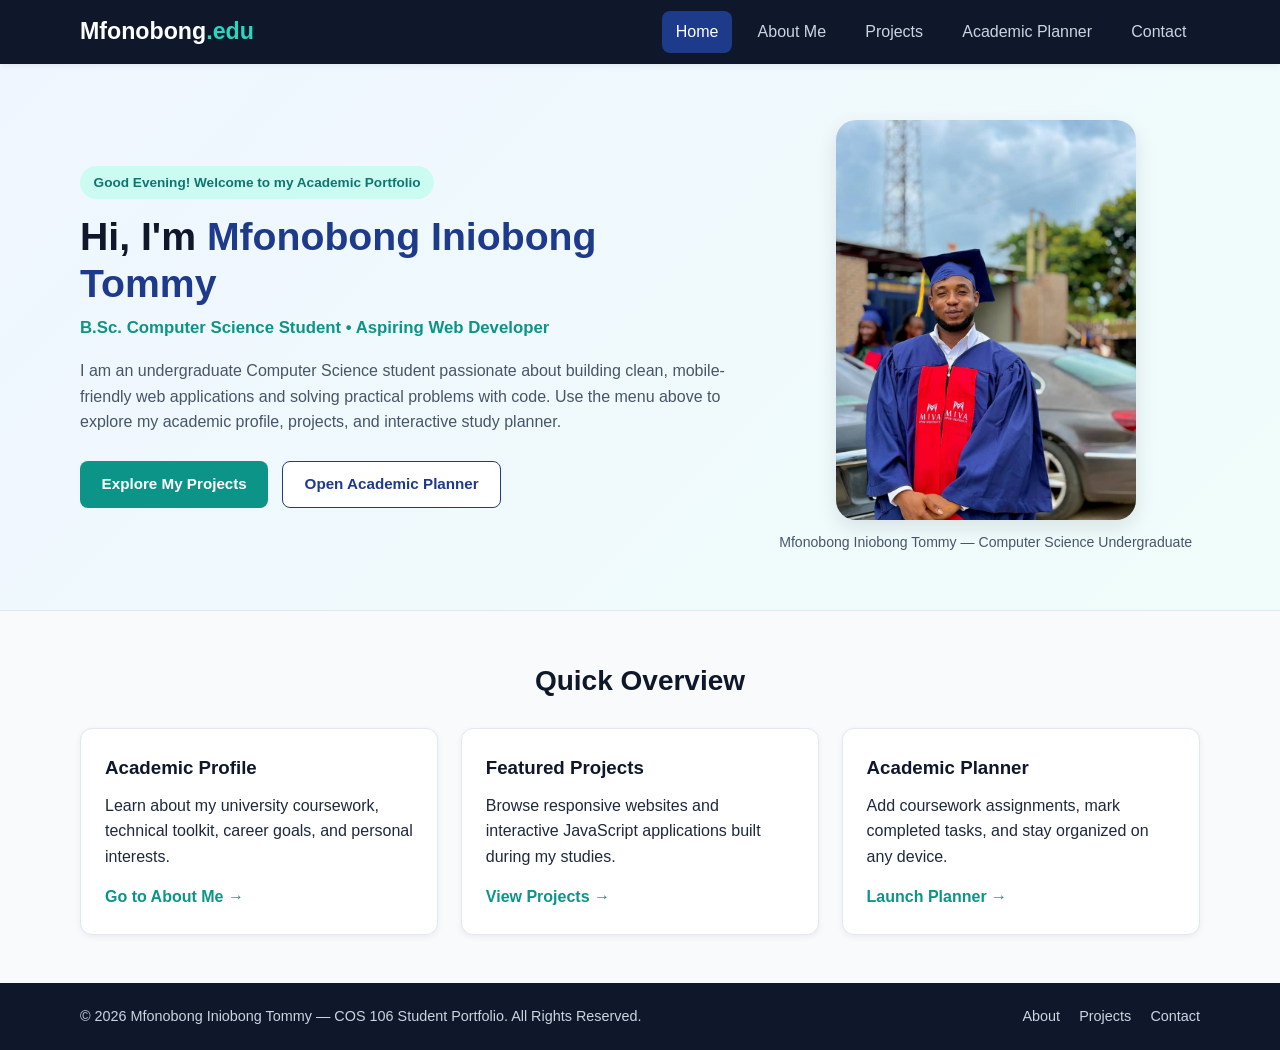
<file: index.html>
<!DOCTYPE html>
<html lang="en">
<head>
  <meta charset="UTF-8">
  <meta name="viewport" content="width=device-width, initial-scale=1.0">
  <title>Mfonobong Iniobong Tommy | Student Portfolio &amp; Academic Portal</title>
  <link rel="stylesheet" href="css/style.css">
</head>
<body>
  <header class="site-header">
    <div class="container nav-container">
      <a href="index.html" class="logo">Mfonobong<span>.edu</span></a>
      <button class="menu-toggle" id="menuToggle" aria-label="Toggle navigation" aria-expanded="false">
        &#9776;
      </button>
      <nav class="site-nav" id="siteNav" aria-label="Main Navigation">
        <ul>
          <li><a href="index.html" class="active">Home</a></li>
          <li><a href="about.html">About Me</a></li>
          <li><a href="projects.html">Projects</a></li>
          <li><a href="planner.html">Academic Planner</a></li>
          <li><a href="contact.html">Contact</a></li>
        </ul>
      </nav>
    </div>
  </header>

  <main>
    <section class="hero">
      <div class="container hero-grid">
        <div class="hero-content fade-in">
          <p class="badge" id="dynamicGreeting">Welcome to my Academic Portfolio</p>
          <h1>Hi, I'm <span class="highlight">Mfonobong Iniobong Tommy</span></h1>
          <p class="subtitle">B.Sc. Computer Science Student &bull; Aspiring Web Developer</p>
          <p class="bio">
            I am an undergraduate Computer Science student passionate about building clean,
            mobile-friendly web applications and solving practical problems with code.
            Use the menu above to explore my academic profile, projects, and interactive study planner.
          </p>
          <div class="hero-actions">
            <a href="projects.html" class="btn btn-primary">Explore My Projects</a>
            <a href="planner.html" class="btn btn-secondary">Open Academic Planner</a>
          </div>
        </div>

        <figure class="hero-image fade-in">
          <img src="images/profile.png" alt="Portrait photograph of Mfonobong Iniobong Tommy">
          <figcaption>Mfonobong Iniobong Tommy &mdash; Computer Science Undergraduate</figcaption>
        </figure>
      </div>
    </section>

    <section class="highlights section-padding">
      <div class="container">
        <h2 class="section-title">Quick Overview</h2>
        <div class="cards-grid">
          <article class="card">
            <h3>Academic Profile</h3>
            <p>Learn about my university coursework, technical toolkit, career goals, and personal interests.</p>
            <a href="about.html" class="card-link">Go to About Me &rarr;</a>
          </article>

          <article class="card">
            <h3>Featured Projects</h3>
            <p>Browse responsive websites and interactive JavaScript applications built during my studies.</p>
            <a href="projects.html" class="card-link">View Projects &rarr;</a>
          </article>

          <article class="card">
            <h3>Academic Planner</h3>
            <p>Add coursework assignments, mark completed tasks, and stay organized on any device.</p>
            <a href="planner.html" class="card-link">Launch Planner &rarr;</a>
          </article>
        </div>
      </div>
    </section>
  </main>

  <footer class="site-footer">
    <div class="container footer-content">
      <p>&copy; <span id="currentYear"></span> Mfonobong Iniobong Tommy &mdash; COS 106 Student Portfolio. All Rights Reserved.</p>
      <ul class="footer-links">
        <li><a href="about.html">About</a></li>
        <li><a href="projects.html">Projects</a></li>
        <li><a href="contact.html">Contact</a></li>
      </ul>
    </div>
  </footer>

  <script src="js/script.js"></script>
</body>
</html>
</file>
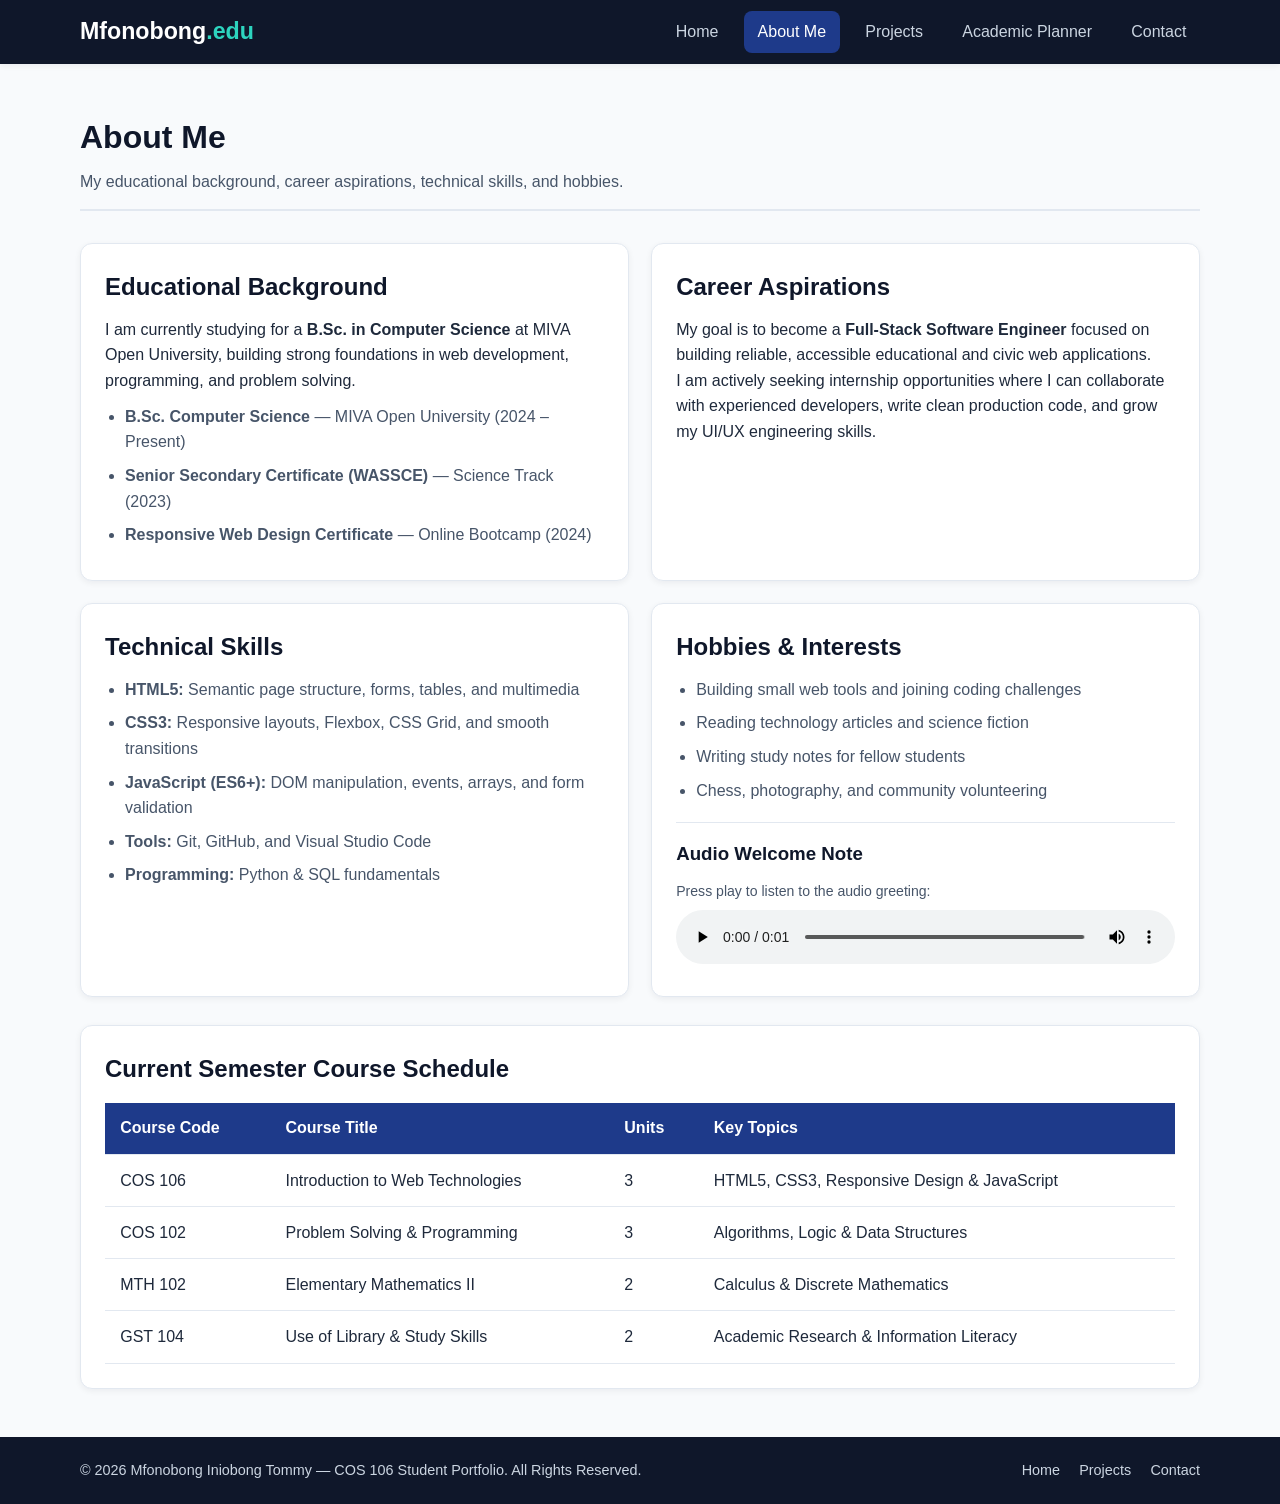
<file: about.html>
<!DOCTYPE html>
<html lang="en">
<head>
  <meta charset="UTF-8">
  <meta name="viewport" content="width=device-width, initial-scale=1.0">
  <title>About Me | Mfonobong Iniobong Tommy</title>
  <link rel="stylesheet" href="css/style.css">
</head>
<body>
  <header class="site-header">
    <div class="container nav-container">
      <a href="index.html" class="logo">Mfonobong<span>.edu</span></a>
      <button class="menu-toggle" id="menuToggle" aria-label="Toggle navigation" aria-expanded="false">
        &#9776;
      </button>
      <nav class="site-nav" id="siteNav" aria-label="Main Navigation">
        <ul>
          <li><a href="index.html">Home</a></li>
          <li><a href="about.html" class="active">About Me</a></li>
          <li><a href="projects.html">Projects</a></li>
          <li><a href="planner.html">Academic Planner</a></li>
          <li><a href="contact.html">Contact</a></li>
        </ul>
      </nav>
    </div>
  </header>

  <main class="section-padding">
    <div class="container">
      <header class="page-header fade-in">
        <h1>About Me</h1>
        <p>My educational background, career aspirations, technical skills, and hobbies.</p>
      </header>

      <div class="about-grid">
        <section class="card fade-in">
          <h2>Educational Background</h2>
          <p>
            I am currently studying for a <strong>B.Sc. in Computer Science</strong> at MIVA Open University,
            building strong foundations in web development, programming, and problem solving.
          </p>
          <ul class="styled-list">
            <li><strong>B.Sc. Computer Science</strong> &mdash; MIVA Open University (2024 &ndash; Present)</li>
            <li><strong>Senior Secondary Certificate (WASSCE)</strong> &mdash; Science Track (2023)</li>
            <li><strong>Responsive Web Design Certificate</strong> &mdash; Online Bootcamp (2024)</li>
          </ul>
        </section>

        <section class="card fade-in">
          <h2>Career Aspirations</h2>
          <p>
            My goal is to become a <strong>Full-Stack Software Engineer</strong> focused on building reliable,
            accessible educational and civic web applications.
          </p>
          <p>
            I am actively seeking internship opportunities where I can collaborate with experienced developers,
            write clean production code, and grow my UI/UX engineering skills.
          </p>
        </section>

        <section class="card fade-in">
          <h2>Technical Skills</h2>
          <ul class="skills-list">
            <li><strong>HTML5:</strong> Semantic page structure, forms, tables, and multimedia</li>
            <li><strong>CSS3:</strong> Responsive layouts, Flexbox, CSS Grid, and smooth transitions</li>
            <li><strong>JavaScript (ES6+):</strong> DOM manipulation, events, arrays, and form validation</li>
            <li><strong>Tools:</strong> Git, GitHub, and Visual Studio Code</li>
            <li><strong>Programming:</strong> Python &amp; SQL fundamentals</li>
          </ul>
        </section>

        <section class="card fade-in">
          <h2>Hobbies &amp; Interests</h2>
          <ul class="styled-list">
            <li>Building small web tools and joining coding challenges</li>
            <li>Reading technology articles and science fiction</li>
            <li>Writing study notes for fellow students</li>
            <li>Chess, photography, and community volunteering</li>
          </ul>

          <div class="multimedia-box">
            <h3>Audio Welcome Note</h3>
            <p class="small-text">Press play to listen to the audio greeting:</p>
            <audio controls>
              <source src="media/intro.wav" type="audio/wav">
              Your browser does not support the HTML5 audio player.
            </audio>
          </div>
        </section>
      </div>

      <section class="card table-section fade-in">
        <h2>Current Semester Course Schedule</h2>
        <div class="table-responsive">
          <table class="academic-table">
            <thead>
              <tr>
                <th>Course Code</th>
                <th>Course Title</th>
                <th>Units</th>
                <th>Key Topics</th>
              </tr>
            </thead>
            <tbody>
              <tr>
                <td>COS 106</td>
                <td>Introduction to Web Technologies</td>
                <td>3</td>
                <td>HTML5, CSS3, Responsive Design &amp; JavaScript</td>
              </tr>
              <tr>
                <td>COS 102</td>
                <td>Problem Solving &amp; Programming</td>
                <td>3</td>
                <td>Algorithms, Logic &amp; Data Structures</td>
              </tr>
              <tr>
                <td>MTH 102</td>
                <td>Elementary Mathematics II</td>
                <td>2</td>
                <td>Calculus &amp; Discrete Mathematics</td>
              </tr>
              <tr>
                <td>GST 104</td>
                <td>Use of Library &amp; Study Skills</td>
                <td>2</td>
                <td>Academic Research &amp; Information Literacy</td>
              </tr>
            </tbody>
          </table>
        </div>
      </section>
    </div>
  </main>

  <footer class="site-footer">
    <div class="container footer-content">
      <p>&copy; <span id="currentYear"></span> Mfonobong Iniobong Tommy &mdash; COS 106 Student Portfolio. All Rights Reserved.</p>
      <ul class="footer-links">
        <li><a href="index.html">Home</a></li>
        <li><a href="projects.html">Projects</a></li>
        <li><a href="contact.html">Contact</a></li>
      </ul>
    </div>
  </footer>

  <script src="js/script.js"></script>
</body>
</html>
</file>
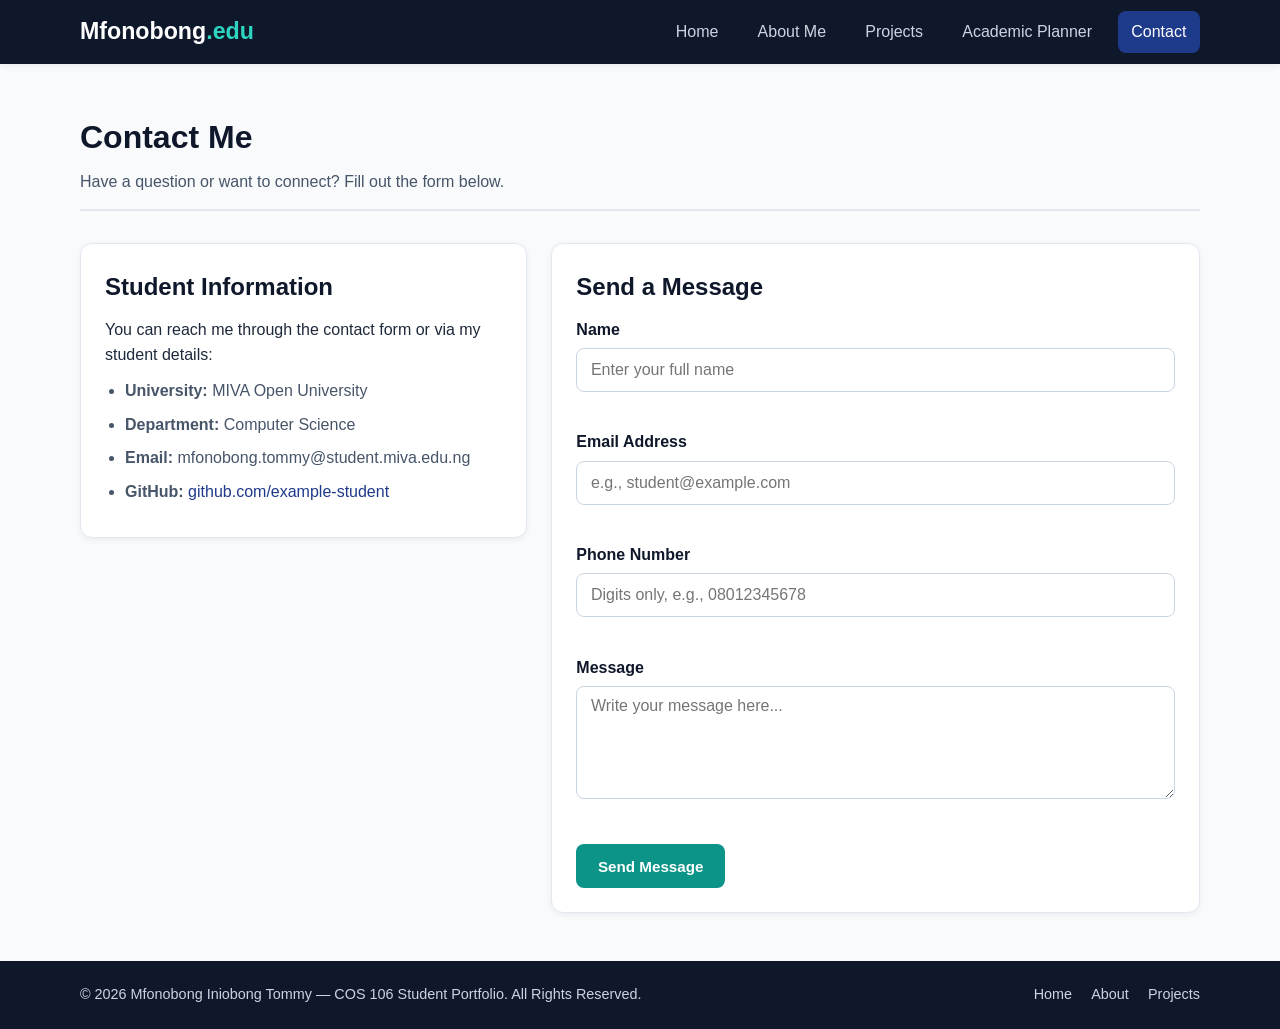
<file: contact.html>
<!DOCTYPE html>
<html lang="en">
<head>
  <meta charset="UTF-8">
  <meta name="viewport" content="width=device-width, initial-scale=1.0">
  <title>Contact Me | Mfonobong Iniobong Tommy</title>
  <link rel="stylesheet" href="css/style.css">
</head>
<body>
  <header class="site-header">
    <div class="container nav-container">
      <a href="index.html" class="logo">Mfonobong<span>.edu</span></a>
      <button class="menu-toggle" id="menuToggle" aria-label="Toggle navigation" aria-expanded="false">
        &#9776;
      </button>
      <nav class="site-nav" id="siteNav" aria-label="Main Navigation">
        <ul>
          <li><a href="index.html">Home</a></li>
          <li><a href="about.html">About Me</a></li>
          <li><a href="projects.html">Projects</a></li>
          <li><a href="planner.html">Academic Planner</a></li>
          <li><a href="contact.html" class="active">Contact</a></li>
        </ul>
      </nav>
    </div>
  </header>

  <main class="section-padding">
    <div class="container">
      <header class="page-header fade-in">
        <h1>Contact Me</h1>
        <p>Have a question or want to connect? Fill out the form below.</p>
      </header>

      <div class="contact-grid">
        <aside class="card contact-info fade-in">
          <h2>Student Information</h2>
          <p>You can reach me through the contact form or via my student details:</p>
          <ul class="styled-list">
            <li><strong>University:</strong> MIVA Open University</li>
            <li><strong>Department:</strong> Computer Science</li>
            <li><strong>Email:</strong> mfonobong.tommy@student.miva.edu.ng</li>
            <li><strong>GitHub:</strong> <a href="https://github.com/example-student" target="_blank" rel="noopener noreferrer">github.com/example-student</a></li>
          </ul>
        </aside>

        <section class="card contact-form-card fade-in">
          <h2>Send a Message</h2>
          <form id="contactForm" novalidate>
            <div class="form-group">
              <label for="fullName">Name</label>
              <input type="text" id="fullName" name="fullName" placeholder="Enter your full name">
              <small class="error-text" id="nameError"></small>
            </div>

            <div class="form-group">
              <label for="emailAddress">Email Address</label>
              <input type="email" id="emailAddress" name="emailAddress" placeholder="e.g., student@example.com">
              <small class="error-text" id="emailError"></small>
            </div>

            <div class="form-group">
              <label for="phoneNumber">Phone Number</label>
              <input type="tel" id="phoneNumber" name="phoneNumber" inputmode="numeric" placeholder="Digits only, e.g., 08012345678">
              <small class="error-text" id="phoneError"></small>
            </div>

            <div class="form-group">
              <label for="messageText">Message</label>
              <textarea id="messageText" name="messageText" rows="5" placeholder="Write your message here..."></textarea>
              <small class="error-text" id="messageError"></small>
            </div>

            <button type="submit" class="btn btn-primary">Send Message</button>
            <div id="formSuccessMessage" class="success-banner" role="status" aria-live="polite"></div>
          </form>
        </section>
      </div>
    </div>
  </main>

  <footer class="site-footer">
    <div class="container footer-content">
      <p>&copy; <span id="currentYear"></span> Mfonobong Iniobong Tommy &mdash; COS 106 Student Portfolio. All Rights Reserved.</p>
      <ul class="footer-links">
        <li><a href="index.html">Home</a></li>
        <li><a href="about.html">About</a></li>
        <li><a href="projects.html">Projects</a></li>
      </ul>
    </div>
  </footer>

  <script src="js/script.js"></script>
</body>
</html>
</file>
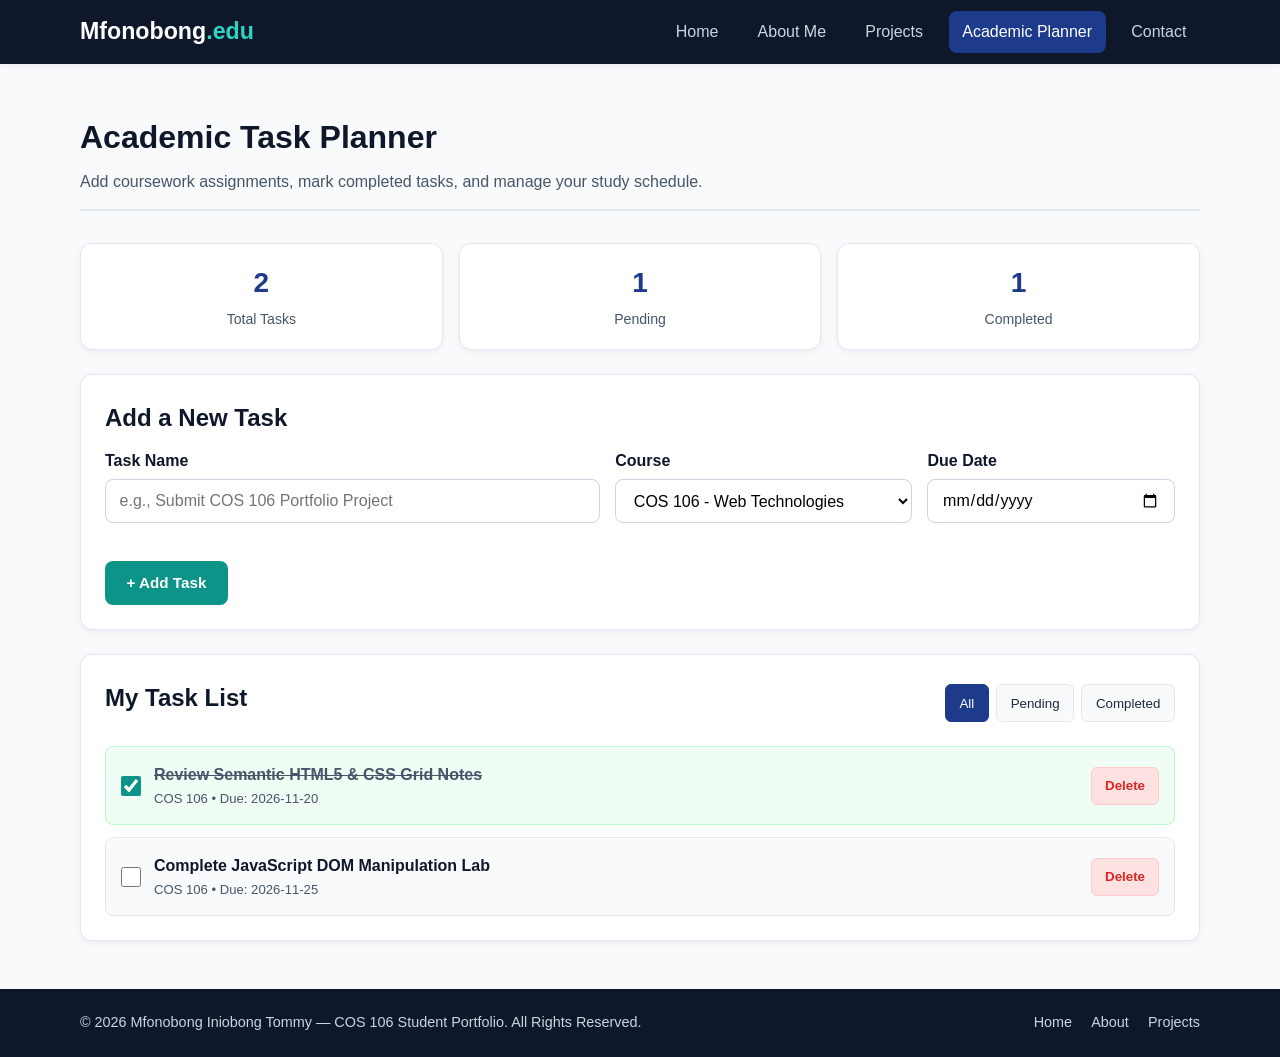
<file: planner.html>
<!DOCTYPE html>
<html lang="en">
<head>
  <meta charset="UTF-8">
  <meta name="viewport" content="width=device-width, initial-scale=1.0">
  <title>Academic Planner | Mfonobong Iniobong Tommy</title>
  <link rel="stylesheet" href="css/style.css">
</head>
<body>
  <header class="site-header">
    <div class="container nav-container">
      <a href="index.html" class="logo">Mfonobong<span>.edu</span></a>
      <button class="menu-toggle" id="menuToggle" aria-label="Toggle navigation" aria-expanded="false">
        &#9776;
      </button>
      <nav class="site-nav" id="siteNav" aria-label="Main Navigation">
        <ul>
          <li><a href="index.html">Home</a></li>
          <li><a href="about.html">About Me</a></li>
          <li><a href="projects.html">Projects</a></li>
          <li><a href="planner.html" class="active">Academic Planner</a></li>
          <li><a href="contact.html">Contact</a></li>
        </ul>
      </nav>
    </div>
  </header>

  <main class="section-padding">
    <div class="container">
      <header class="page-header fade-in">
        <h1>Academic Task Planner</h1>
        <p>Add coursework assignments, mark completed tasks, and manage your study schedule.</p>
      </header>

      <div class="planner-stats fade-in">
        <div class="stat-box">
          <span class="stat-number" id="totalTasksCount">0</span>
          <span class="stat-label">Total Tasks</span>
        </div>
        <div class="stat-box">
          <span class="stat-number" id="pendingTasksCount">0</span>
          <span class="stat-label">Pending</span>
        </div>
        <div class="stat-box">
          <span class="stat-number" id="completedTasksCount">0</span>
          <span class="stat-label">Completed</span>
        </div>
      </div>

      <section class="card planner-card fade-in">
        <h2>Add a New Task</h2>
        <form id="taskForm" class="task-form" novalidate>
          <div class="form-row">
            <div class="form-group">
              <label for="taskTitle">Task Name</label>
              <input type="text" id="taskTitle" placeholder="e.g., Submit COS 106 Portfolio Project">
            </div>
            <div class="form-group">
              <label for="taskCourse">Course</label>
              <select id="taskCourse">
                <option value="COS 106">COS 106 - Web Technologies</option>
                <option value="COS 102">COS 102 - Programming</option>
                <option value="MTH 102">MTH 102 - Mathematics II</option>
                <option value="GST 104">GST 104 - Study Skills</option>
                <option value="General">General Study</option>
              </select>
            </div>
            <div class="form-group">
              <label for="taskDueDate">Due Date</label>
              <input type="date" id="taskDueDate">
            </div>
          </div>
          <p class="error-text" id="taskError" aria-live="polite"></p>
          <button type="submit" class="btn btn-primary">+ Add Task</button>
        </form>
      </section>

      <section class="card planner-list-card fade-in">
        <div class="list-header">
          <h2>My Task List</h2>
          <div class="filter-buttons" role="group" aria-label="Filter tasks">
            <button type="button" class="filter-btn active" data-filter="all">All</button>
            <button type="button" class="filter-btn" data-filter="pending">Pending</button>
            <button type="button" class="filter-btn" data-filter="completed">Completed</button>
          </div>
        </div>

        <ul id="taskList" class="task-list"></ul>
        <p id="emptyTaskMessage" class="empty-state">No tasks in this view. Add a new task above!</p>
      </section>
    </div>
  </main>

  <footer class="site-footer">
    <div class="container footer-content">
      <p>&copy; <span id="currentYear"></span> Mfonobong Iniobong Tommy &mdash; COS 106 Student Portfolio. All Rights Reserved.</p>
      <ul class="footer-links">
        <li><a href="index.html">Home</a></li>
        <li><a href="about.html">About</a></li>
        <li><a href="projects.html">Projects</a></li>
      </ul>
    </div>
  </footer>

  <script src="js/script.js"></script>
</body>
</html>
</file>
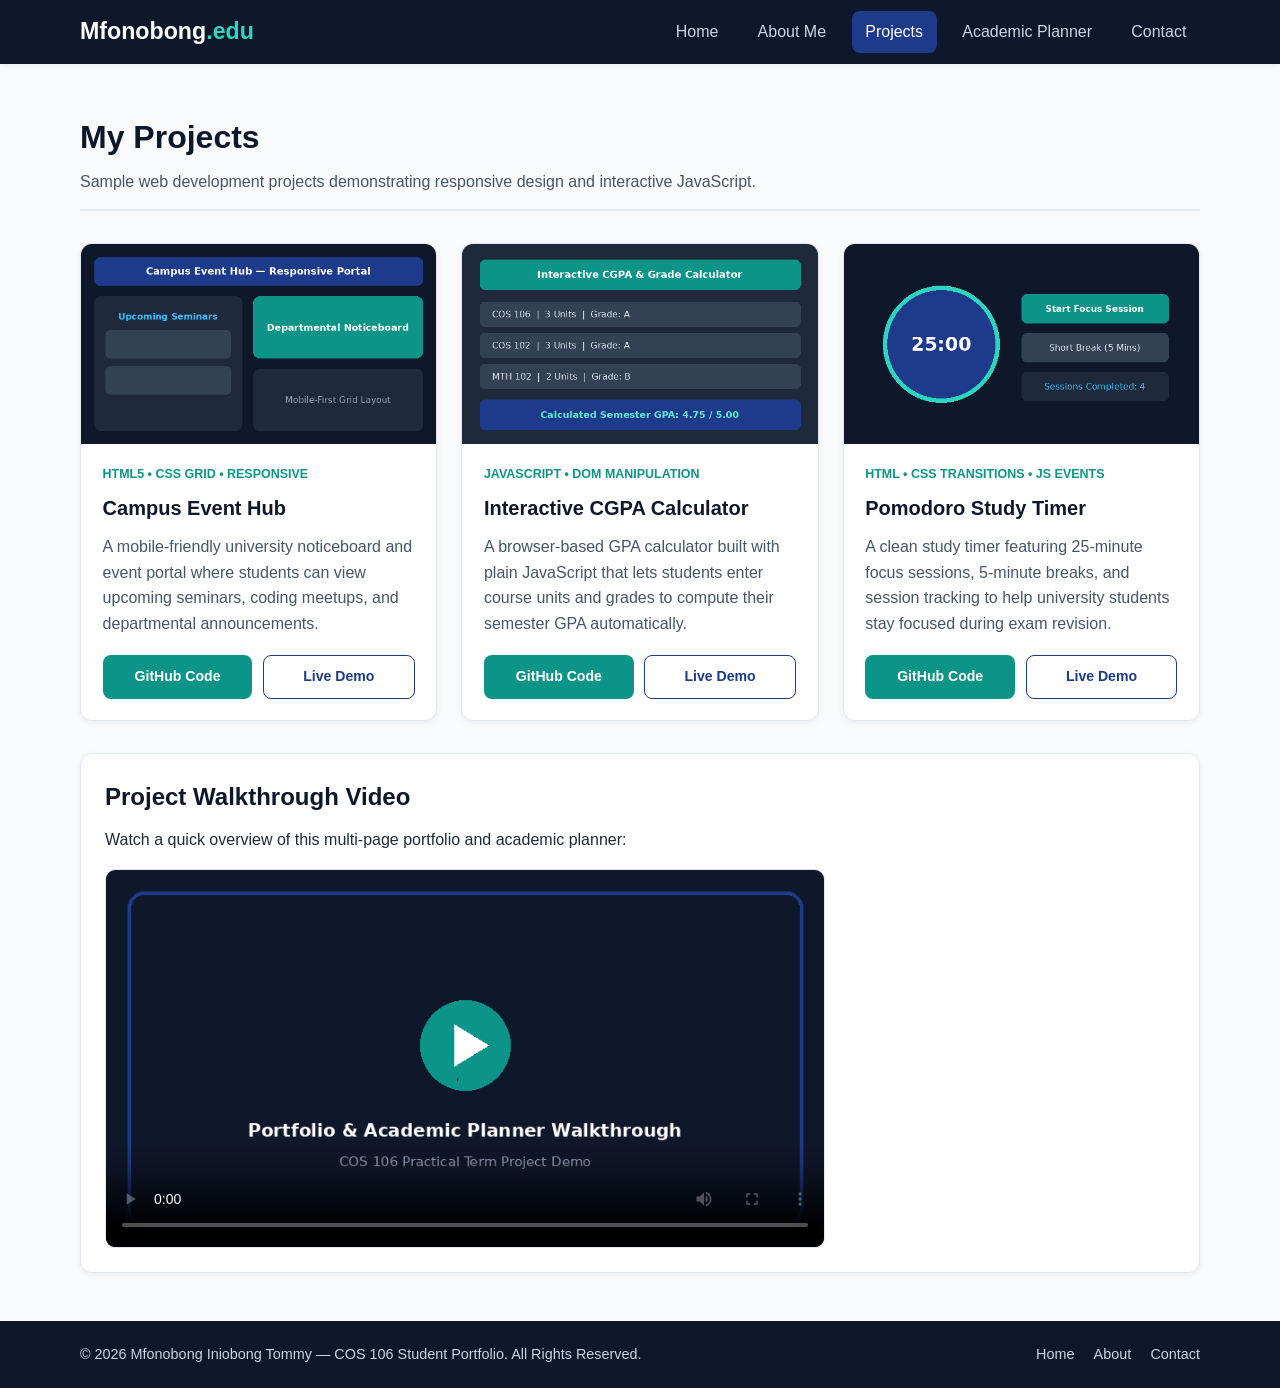
<file: projects.html>
<!DOCTYPE html>
<html lang="en">
<head>
  <meta charset="UTF-8">
  <meta name="viewport" content="width=device-width, initial-scale=1.0">
  <title>Projects | Mfonobong Iniobong Tommy</title>
  <link rel="stylesheet" href="css/style.css">
</head>
<body>
  <header class="site-header">
    <div class="container nav-container">
      <a href="index.html" class="logo">Mfonobong<span>.edu</span></a>
      <button class="menu-toggle" id="menuToggle" aria-label="Toggle navigation" aria-expanded="false">
        &#9776;
      </button>
      <nav class="site-nav" id="siteNav" aria-label="Main Navigation">
        <ul>
          <li><a href="index.html">Home</a></li>
          <li><a href="about.html">About Me</a></li>
          <li><a href="projects.html" class="active">Projects</a></li>
          <li><a href="planner.html">Academic Planner</a></li>
          <li><a href="contact.html">Contact</a></li>
        </ul>
      </nav>
    </div>
  </header>

  <main class="section-padding">
    <div class="container">
      <header class="page-header fade-in">
        <h1>My Projects</h1>
        <p>Sample web development projects demonstrating responsive design and interactive JavaScript.</p>
      </header>

      <section class="projects-grid">
        <article class="project-card fade-in">
          <img src="images/project1.png" alt="Screenshot of Campus Event Hub project">
          <div class="project-body">
            <span class="project-tag">HTML5 &bull; CSS Grid &bull; Responsive</span>
            <h2>Campus Event Hub</h2>
            <p>
              A mobile-friendly university noticeboard and event portal where students can view upcoming
              seminars, coding meetups, and departmental announcements.
            </p>
            <div class="project-links">
              <a href="https://github.com/example-student/campus-event-hub" target="_blank" rel="noopener noreferrer" class="btn btn-primary">GitHub Code</a>
              <a href="https://example-student.github.io/campus-event-hub" target="_blank" rel="noopener noreferrer" class="btn btn-secondary">Live Demo</a>
            </div>
          </div>
        </article>

        <article class="project-card fade-in">
          <img src="images/project2.png" alt="Screenshot of Interactive CGPA Calculator project">
          <div class="project-body">
            <span class="project-tag">JavaScript &bull; DOM Manipulation</span>
            <h2>Interactive CGPA Calculator</h2>
            <p>
              A browser-based GPA calculator built with plain JavaScript that lets students enter course
              units and grades to compute their semester GPA automatically.
            </p>
            <div class="project-links">
              <a href="https://github.com/example-student/cgpa-calculator" target="_blank" rel="noopener noreferrer" class="btn btn-primary">GitHub Code</a>
              <a href="https://example-student.github.io/cgpa-calculator" target="_blank" rel="noopener noreferrer" class="btn btn-secondary">Live Demo</a>
            </div>
          </div>
        </article>

        <article class="project-card fade-in">
          <img src="images/project3.png" alt="Screenshot of Pomodoro Study Timer project">
          <div class="project-body">
            <span class="project-tag">HTML &bull; CSS Transitions &bull; JS Events</span>
            <h2>Pomodoro Study Timer</h2>
            <p>
              A clean study timer featuring 25-minute focus sessions, 5-minute breaks, and session tracking
              to help university students stay focused during exam revision.
            </p>
            <div class="project-links">
              <a href="https://github.com/example-student/pomodoro-study-timer" target="_blank" rel="noopener noreferrer" class="btn btn-primary">GitHub Code</a>
              <a href="https://example-student.github.io/pomodoro-study-timer" target="_blank" rel="noopener noreferrer" class="btn btn-secondary">Live Demo</a>
            </div>
          </div>
        </article>
      </section>

      <section class="card multimedia-section fade-in">
        <h2>Project Walkthrough Video</h2>
        <p>Watch a quick overview of this multi-page portfolio and academic planner:</p>
        <video controls class="demo-video" poster="images/video-poster.png">
          <source src="media/project-demo.mp4" type="video/mp4">
          Your browser does not support the HTML5 video element.
        </video>
      </section>
    </div>
  </main>

  <footer class="site-footer">
    <div class="container footer-content">
      <p>&copy; <span id="currentYear"></span> Mfonobong Iniobong Tommy &mdash; COS 106 Student Portfolio. All Rights Reserved.</p>
      <ul class="footer-links">
        <li><a href="index.html">Home</a></li>
        <li><a href="about.html">About</a></li>
        <li><a href="contact.html">Contact</a></li>
      </ul>
    </div>
  </footer>

  <script src="js/script.js"></script>
</body>
</html>
</file>
<file: css/style.css>
/* =========================================================
   Clean, Simple & Mobile-First Stylesheet (css/style.css)
   ========================================================= */
:root {
  --primary: #1e3a8a;
  --primary-dark: #0f172a;
  --accent: #0d9488;
  --accent-hover: #0f766e;
  --bg: #f8fafc;
  --surface: #ffffff;
  --text: #1e293b;
  --text-muted: #475569;
  --border: #e2e8f0;
  --danger: #dc2626;
  --success: #15803d;
  --shadow-sm: 0 2px 6px rgba(15, 23, 42, 0.06);
  --shadow-md: 0 8px 20px rgba(15, 23, 42, 0.1);
  --radius: 12px;
  --transition: all 0.25s ease;
}

* {
  box-sizing: border-box;
  margin: 0;
  padding: 0;
}

html {
  scroll-behavior: smooth;
}

body {
  font-family: -apple-system, BlinkMacSystemFont, "Segoe UI", Roboto, Helvetica, Arial, sans-serif;
  background-color: var(--bg);
  color: var(--text);
  line-height: 1.6;
  display: flex;
  flex-direction: column;
  min-height: 100vh;
}

main {
  flex: 1;
}

img,
video {
  max-width: 100%;
  height: auto;
  display: block;
}

a {
  color: var(--primary);
  text-decoration: none;
  transition: var(--transition);
}

.container {
  width: 92%;
  max-width: 1120px;
  margin: 0 auto;
}

.section-padding {
  padding: 3rem 0;
}

/* =========================================================
   Subtle Fade-In Animation
   ========================================================= */
@keyframes fadeInUp {
  from {
    opacity: 0;
    transform: translateY(12px);
  }
  to {
    opacity: 1;
    transform: translateY(0);
  }
}

.fade-in {
  animation: fadeInUp 0.45s ease forwards;
}

/* =========================================================
   Header & Mobile-Friendly Navigation
   ========================================================= */
.site-header {
  background-color: var(--primary-dark);
  color: #ffffff;
  position: sticky;
  top: 0;
  z-index: 1000;
  box-shadow: var(--shadow-sm);
}

.nav-container {
  display: flex;
  justify-content: space-between;
  align-items: center;
  min-height: 64px;
}

.logo {
  font-size: 1.45rem;
  font-weight: 700;
  color: #ffffff;
}

.logo span {
  color: #2dd4bf;
}

.site-nav ul {
  list-style: none;
  display: flex;
  gap: 0.75rem;
}

.site-nav a {
  display: inline-block;
  color: #cbd5e1;
  font-weight: 500;
  padding: 0.5rem 0.85rem;
  border-radius: 8px;
}

.site-nav a:hover,
.site-nav a.active {
  color: #ffffff;
  background-color: var(--primary);
}

.menu-toggle {
  display: none;
  background: transparent;
  border: 1px solid #475569;
  color: #ffffff;
  font-size: 1.4rem;
  min-width: 44px;
  min-height: 44px;
  border-radius: 8px;
  cursor: pointer;
}

/* =========================================================
   Touch-Friendly Buttons
   ========================================================= */
.btn {
  display: inline-flex;
  align-items: center;
  justify-content: center;
  min-height: 44px;
  padding: 0.65rem 1.35rem;
  border-radius: 8px;
  font-weight: 600;
  font-size: 0.95rem;
  cursor: pointer;
  border: none;
  transition: var(--transition);
}

.btn-primary {
  background-color: var(--accent);
  color: #ffffff;
}

.btn-primary:hover {
  background-color: var(--accent-hover);
  transform: translateY(-2px);
}

.btn-secondary {
  background-color: var(--surface);
  color: var(--primary);
  border: 1px solid var(--primary);
}

.btn-secondary:hover {
  background-color: var(--primary);
  color: #ffffff;
  transform: translateY(-2px);
}

/* =========================================================
   Homepage Hero Section
   ========================================================= */
.hero {
  background: linear-gradient(135deg, #eff6ff 0%, #f0fdfa 100%);
  padding: 3.5rem 0;
  border-bottom: 1px solid var(--border);
}

.hero-grid {
  display: grid;
  grid-template-columns: 1.3fr 0.85fr;
  gap: 2.25rem;
  align-items: center;
}

.badge {
  display: inline-block;
  background-color: #ccfbf1;
  color: #0f766e;
  font-weight: 600;
  font-size: 0.85rem;
  padding: 0.35rem 0.85rem;
  border-radius: 999px;
  margin-bottom: 0.9rem;
}

.hero-content h1 {
  font-size: 2.45rem;
  line-height: 1.2;
  color: var(--primary-dark);
  margin-bottom: 0.5rem;
}

.hero-content .highlight {
  color: var(--primary);
}

.subtitle {
  font-size: 1.05rem;
  font-weight: 600;
  color: var(--accent);
  margin-bottom: 1rem;
}

.bio {
  color: var(--text-muted);
  margin-bottom: 1.6rem;
}

.hero-actions {
  display: flex;
  flex-wrap: wrap;
  gap: 0.85rem;
}

.hero-image {
  text-align: center;
}

.hero-image img {
  width: 100%;
  max-width: 300px;
  margin: 0 auto;
  border-radius: 20px;
  box-shadow: var(--shadow-md);
}

.hero-image figcaption {
  margin-top: 0.7rem;
  font-size: 0.88rem;
  color: var(--text-muted);
}

/* =========================================================
   Cards & Shared Grids
   ========================================================= */
.section-title {
  font-size: 1.75rem;
  color: var(--primary-dark);
  margin-bottom: 1.5rem;
  text-align: center;
}

.page-header {
  margin-bottom: 2rem;
  border-bottom: 2px solid var(--border);
  padding-bottom: 0.9rem;
}

.page-header h1 {
  font-size: 2rem;
  color: var(--primary-dark);
  margin-bottom: 0.35rem;
}

.page-header p {
  color: var(--text-muted);
}

.cards-grid {
  display: grid;
  grid-template-columns: repeat(3, 1fr);
  gap: 1.4rem;
}

.card {
  background-color: var(--surface);
  border: 1px solid var(--border);
  border-radius: var(--radius);
  padding: 1.5rem;
  box-shadow: var(--shadow-sm);
  transition: var(--transition);
}

.card:hover {
  box-shadow: var(--shadow-md);
  transform: translateY(-2px);
}

.card h2,
.card h3 {
  color: var(--primary-dark);
  margin-bottom: 0.65rem;
}

.card-link {
  display: inline-block;
  margin-top: 0.9rem;
  font-weight: 600;
  color: var(--accent);
}

.card-link:hover {
  color: var(--primary);
}

/* =========================================================
   About Page & Responsive Table
   ========================================================= */
.about-grid {
  display: grid;
  grid-template-columns: repeat(2, 1fr);
  gap: 1.4rem;
  margin-bottom: 1.75rem;
}

.styled-list,
.skills-list {
  margin-top: 0.65rem;
  padding-left: 1.25rem;
  color: var(--text-muted);
}

.styled-list li,
.skills-list li {
  margin-bottom: 0.5rem;
}

.multimedia-box {
  margin-top: 1.2rem;
  padding-top: 1rem;
  border-top: 1px solid var(--border);
}

.multimedia-box audio {
  width: 100%;
  margin-top: 0.5rem;
}

.small-text {
  font-size: 0.88rem;
  color: var(--text-muted);
}

.table-responsive {
  width: 100%;
  overflow-x: auto;
  margin-top: 0.9rem;
}

.academic-table {
  width: 100%;
  min-width: 560px;
  border-collapse: collapse;
  text-align: left;
}

.academic-table th,
.academic-table td {
  padding: 0.8rem 0.95rem;
  border-bottom: 1px solid var(--border);
}

.academic-table th {
  background-color: var(--primary);
  color: #ffffff;
}

.academic-table tbody tr:hover {
  background-color: #f1f5f9;
}

/* =========================================================
   Projects Page
   ========================================================= */
.projects-grid {
  display: grid;
  grid-template-columns: repeat(3, 1fr);
  gap: 1.5rem;
  margin-bottom: 2rem;
}

.project-card {
  background-color: var(--surface);
  border: 1px solid var(--border);
  border-radius: var(--radius);
  overflow: hidden;
  box-shadow: var(--shadow-sm);
  display: flex;
  flex-direction: column;
  transition: var(--transition);
}

.project-card:hover {
  transform: translateY(-3px);
  box-shadow: var(--shadow-md);
}

.project-body {
  padding: 1.35rem;
  display: flex;
  flex-direction: column;
  flex: 1;
}

.project-tag {
  font-size: 0.78rem;
  font-weight: 700;
  color: var(--accent);
  text-transform: uppercase;
  margin-bottom: 0.45rem;
}

.project-body h2 {
  font-size: 1.25rem;
  color: var(--primary-dark);
  margin-bottom: 0.6rem;
}

.project-body p {
  color: var(--text-muted);
  margin-bottom: 1.15rem;
  flex: 1;
}

.project-links {
  display: flex;
  flex-wrap: wrap;
  gap: 0.65rem;
}

.project-links .btn {
  flex: 1;
  min-width: 120px;
  padding: 0.55rem 0.9rem;
  font-size: 0.88rem;
}

.demo-video {
  width: 100%;
  max-width: 720px;
  margin-top: 1rem;
  border-radius: 10px;
  border: 1px solid var(--border);
}

/* =========================================================
   Academic Planner Page
   ========================================================= */
.planner-stats {
  display: grid;
  grid-template-columns: repeat(3, 1fr);
  gap: 1rem;
  margin-bottom: 1.5rem;
}

.stat-box {
  background-color: var(--surface);
  border: 1px solid var(--border);
  border-radius: var(--radius);
  padding: 1.1rem;
  text-align: center;
  box-shadow: var(--shadow-sm);
}

.stat-number {
  display: block;
  font-size: 1.75rem;
  font-weight: 700;
  color: var(--primary);
}

.stat-label {
  font-size: 0.88rem;
  color: var(--text-muted);
}

.planner-card {
  margin-bottom: 1.5rem;
}

.form-row {
  display: grid;
  grid-template-columns: 2fr 1.2fr 1fr;
  gap: 0.95rem;
}

.list-header {
  display: flex;
  justify-content: space-between;
  align-items: center;
  flex-wrap: wrap;
  gap: 0.85rem;
  margin-bottom: 1.15rem;
}

.filter-buttons {
  display: flex;
  gap: 0.45rem;
}

.filter-btn {
  min-height: 38px;
  padding: 0.35rem 0.85rem;
  border: 1px solid var(--border);
  background-color: var(--bg);
  color: var(--text);
  border-radius: 6px;
  cursor: pointer;
  font-weight: 500;
  transition: var(--transition);
}

.filter-btn.active,
.filter-btn:hover {
  background-color: var(--primary);
  color: #ffffff;
  border-color: var(--primary);
}

.task-list {
  list-style: none;
  display: flex;
  flex-direction: column;
  gap: 0.75rem;
}

.task-item {
  display: flex;
  justify-content: space-between;
  align-items: center;
  gap: 0.85rem;
  padding: 0.95rem;
  border: 1px solid var(--border);
  border-radius: 8px;
  background-color: #f8fafc;
  transition: var(--transition);
}

.task-item.completed {
  background-color: #f0fdf4;
  border-color: #bbf7d0;
}

.task-left {
  display: flex;
  align-items: center;
  gap: 0.8rem;
}

.task-checkbox {
  width: 20px;
  height: 20px;
  flex-shrink: 0;
  cursor: pointer;
  accent-color: var(--accent);
}

.task-title {
  font-weight: 600;
  color: var(--primary-dark);
  word-break: break-word;
}

.task-item.completed .task-title {
  text-decoration: line-through;
  color: var(--text-muted);
}

.task-meta {
  display: block;
  font-size: 0.82rem;
  color: var(--text-muted);
}

.delete-btn {
  background-color: #fee2e2;
  color: var(--danger);
  border: 1px solid #fecaca;
  min-height: 38px;
  padding: 0.35rem 0.8rem;
  border-radius: 6px;
  font-weight: 600;
  cursor: pointer;
  flex-shrink: 0;
  transition: var(--transition);
}

.delete-btn:hover {
  background-color: var(--danger);
  color: #ffffff;
}

.empty-state {
  text-align: center;
  color: var(--text-muted);
  padding: 1.25rem 0;
}

/* =========================================================
   Forms & Contact Page
   ========================================================= */
.contact-grid {
  display: grid;
  grid-template-columns: 1fr 1.45fr;
  gap: 1.5rem;
  align-items: start;
}

.form-group {
  margin-bottom: 1rem;
}

.form-group label {
  display: block;
  font-weight: 600;
  margin-bottom: 0.35rem;
  color: var(--primary-dark);
}

.form-group input,
.form-group select,
.form-group textarea {
  width: 100%;
  min-height: 44px;
  padding: 0.65rem 0.85rem;
  border: 1px solid #cbd5e1;
  border-radius: 8px;
  font-family: inherit;
  font-size: 1rem;
  background-color: #ffffff;
  transition: var(--transition);
}

.form-group input:focus,
.form-group select:focus,
.form-group textarea:focus {
  outline: none;
  border-color: var(--primary);
  box-shadow: 0 0 0 3px rgba(30, 58, 138, 0.12);
}

.input-error {
  border-color: var(--danger) !important;
}

.error-text {
  display: block;
  color: var(--danger);
  font-size: 0.84rem;
  margin-top: 0.25rem;
  min-height: 1.1rem;
}

.success-banner {
  display: none;
  margin-top: 1rem;
  padding: 0.9rem 1rem;
  border-radius: 8px;
  background-color: #dcfce7;
  color: var(--success);
  border: 1px solid #86efac;
  font-weight: 600;
}

.success-banner.visible {
  display: block;
}

/* =========================================================
   Footer
   ========================================================= */
.site-footer {
  background-color: var(--primary-dark);
  color: #cbd5e1;
  padding: 1.4rem 0;
  margin-top: auto;
}

.footer-content {
  display: flex;
  justify-content: space-between;
  align-items: center;
  flex-wrap: wrap;
  gap: 0.85rem;
  font-size: 0.9rem;
}

.footer-links {
  list-style: none;
  display: flex;
  gap: 1.2rem;
}

.footer-links a {
  color: #cbd5e1;
}

.footer-links a:hover {
  color: #2dd4bf;
}

/* =========================================================
   Responsive Breakpoints (Tablets & Phones)
   ========================================================= */
@media (max-width: 900px) {
  .hero-grid,
  .cards-grid,
  .projects-grid,
  .about-grid,
  .contact-grid,
  .form-row {
    grid-template-columns: 1fr;
  }

  .hero-image {
    order: -1;
  }

  .hero-image img {
    max-width: 220px;
  }

  .hero-content h1 {
    font-size: 2rem;
  }
}

@media (max-width: 768px) {
  .section-padding {
    padding: 2.25rem 0;
  }

  .menu-toggle {
    display: inline-flex;
    align-items: center;
    justify-content: center;
  }

  .site-nav {
    display: none;
    position: absolute;
    top: 100%;
    left: 0;
    width: 100%;
    background-color: var(--primary-dark);
    border-top: 1px solid #334155;
    padding: 0.75rem 1rem 1rem;
    box-shadow: var(--shadow-md);
  }

  .site-nav.open {
    display: block;
  }

  .site-nav ul {
    flex-direction: column;
    gap: 0.4rem;
  }

  .site-nav a {
    display: block;
    width: 100%;
    padding: 0.7rem 0.9rem;
  }
}

@media (max-width: 480px) {
  .hero-actions .btn,
  .task-form .btn,
  #contactForm .btn {
    width: 100%;
  }

  .planner-stats {
    grid-template-columns: repeat(3, 1fr);
    gap: 0.5rem;
  }

  .stat-box {
    padding: 0.75rem 0.4rem;
  }

  .stat-number {
    font-size: 1.4rem;
  }

  .task-item {
    flex-direction: column;
    align-items: flex-start;
  }

  .delete-btn {
    width: 100%;
  }

  .footer-content {
    flex-direction: column;
    text-align: center;
  }
}
</file>
